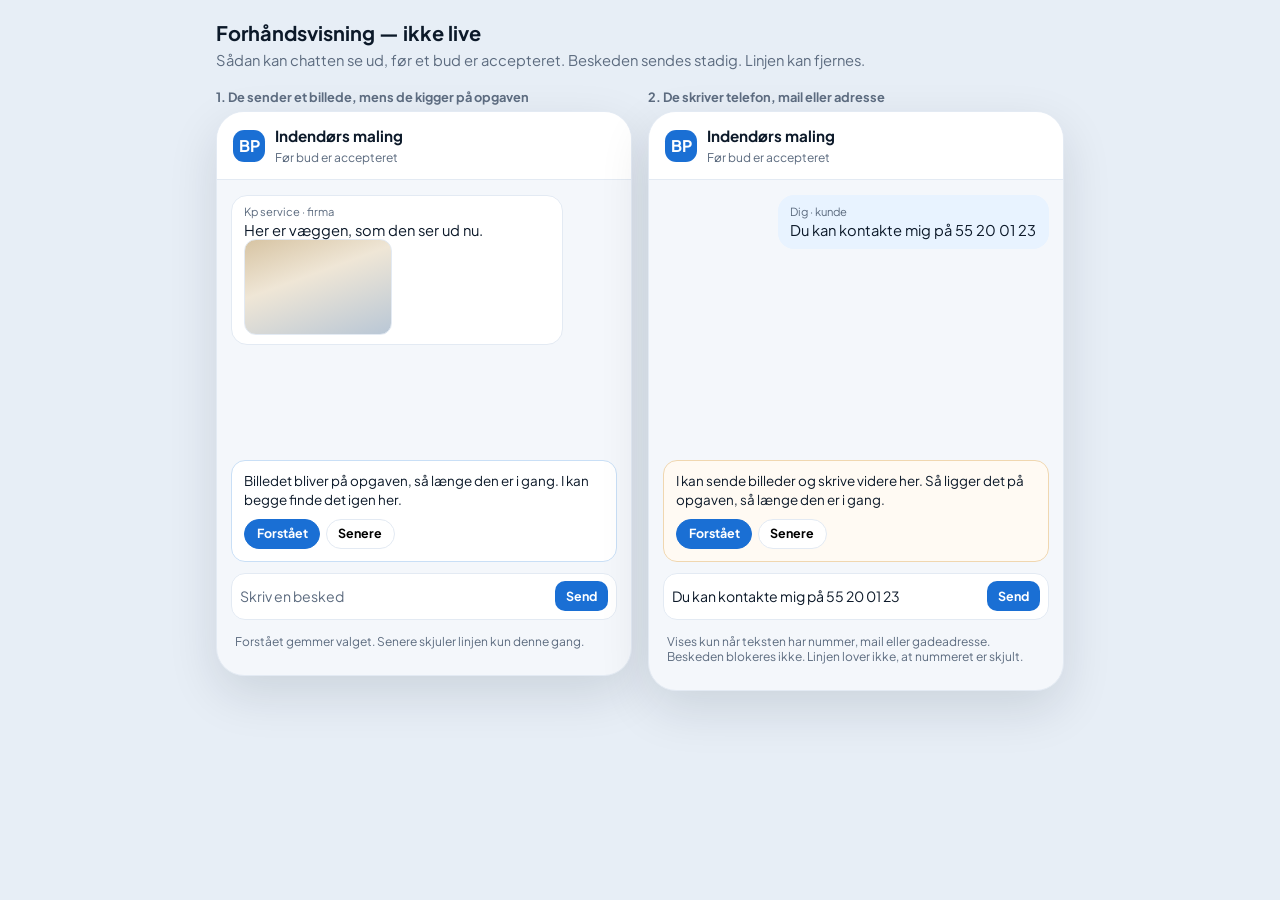
<file: index.html>
<!DOCTYPE html>
<html lang="da">
<head>
  <meta charset="utf-8" />
  <meta name="viewport" content="width=device-width, initial-scale=1" />
  <title>ByggePiloten — forhåndsvisning af chat</title>
  <link rel="preconnect" href="https://fonts.googleapis.com" />
  <link href="https://fonts.googleapis.com/css2?family=Plus+Jakarta+Sans:wght@400;600;700&display=swap" rel="stylesheet" />
  <style>
    :root {
      --bp-bg: #f4f7fb;
      --bp-ink: #0c1929;
      --bp-muted: #5c6b7f;
      --bp-border: #e3eaf3;
      --bp-sky: #e8f3ff;
      --bp-blue: #1a6fd4;
      --bp-blue-dark: #1256a8;
    }
    * { box-sizing: border-box; }
    body {
      margin: 0;
      font-family: "Plus Jakarta Sans", system-ui, sans-serif;
      background: #e7eef6;
      color: var(--bp-ink);
    }
    header.page {
      max-width: 880px;
      margin: 0 auto;
      padding: 1.25rem 1rem 0.25rem;
    }
    header.page h1 { font-size: 1.25rem; margin: 0 0 0.35rem; }
    header.page p { margin: 0; color: var(--bp-muted); font-size: 0.92rem; }
    .row {
      max-width: 880px;
      margin: 0 auto;
      padding: 1rem;
      display: grid;
      gap: 1rem;
    }
    @media (min-width: 800px) {
      .row { grid-template-columns: 1fr 1fr; align-items: start; }
    }
    .label { font-size: 0.8rem; font-weight: 700; color: var(--bp-muted); margin: 0 0 0.4rem; }
    .phone {
      background: var(--bp-bg);
      border: 1px solid var(--bp-border);
      border-radius: 28px;
      overflow: hidden;
      box-shadow: 0 18px 50px rgba(12, 25, 41, 0.12);
    }
    .top {
      display: flex;
      align-items: center;
      gap: 0.6rem;
      padding: 0.85rem 1rem;
      background: #fff;
      border-bottom: 1px solid var(--bp-border);
    }
    .mark {
      width: 2rem; height: 2rem; border-radius: 0.7rem;
      background: var(--bp-blue); color: #fff;
      display: grid; place-items: center; font-weight: 700;
    }
    .top strong { display: block; font-size: 0.95rem; }
    .top span { color: var(--bp-muted); font-size: 0.75rem; }
    .thread { padding: 0.9rem; display: flex; flex-direction: column; gap: 0.55rem; min-height: 280px; }
    .bubble {
      max-width: 86%;
      background: #fff;
      border: 1px solid var(--bp-border);
      border-radius: 16px;
      padding: 0.55rem 0.7rem;
      font-size: 0.92rem;
    }
    .bubble.me { align-self: flex-end; background: var(--bp-sky); border-color: transparent; }
    .who { font-size: 0.7rem; color: var(--bp-muted); margin-bottom: 0.15rem; }
    .photo {
      width: 148px; height: 96px; border-radius: 12px;
      background:
        linear-gradient(160deg, #d7c4a3 0%, #efe6d6 40%, #b9c7d6 100%);
      border: 1px solid var(--bp-border);
    }
    .hint {
      margin: 0 0.9rem 0.7rem;
      background: #fff;
      border: 1px solid #c9dff6;
      border-radius: 14px;
      padding: 0.7rem 0.75rem;
      font-size: 0.84rem;
      line-height: 1.4;
    }
    .hint.warn { border-color: #f0d7b0; background: #fffaf3; }
    .actions { display: flex; gap: 0.4rem; margin-top: 0.55rem; }
    button {
      border-radius: 999px;
      border: 1px solid var(--bp-border);
      background: #fff;
      font: inherit;
      font-size: 0.78rem;
      font-weight: 700;
      padding: 0.35rem 0.7rem;
    }
    button.primary { background: var(--bp-blue); color: #fff; border-color: var(--bp-blue); }
    .composer {
      display: flex; gap: 0.4rem; align-items: center;
      margin: 0 0.9rem 0.9rem;
      background: #fff;
      border: 1px solid var(--bp-border);
      border-radius: 14px;
      padding: 0.45rem;
    }
    .composer .field {
      flex: 1;
      font-size: 0.88rem;
      color: var(--bp-ink);
    }
    .composer .field em { color: var(--bp-muted); font-style: normal; }
    .send {
      background: var(--bp-blue);
      color: #fff;
      border: 0;
      border-radius: 10px;
      font-weight: 700;
      padding: 0.45rem 0.7rem;
    }
    .note { font-size: 0.75rem; color: var(--bp-muted); padding: 0 1.1rem 0.9rem; }
  </style>
</head>
<body>
  <header class="page">
    <h1>Forhåndsvisning — ikke live</h1>
    <p>Sådan kan chatten se ud, før et bud er accepteret. Beskeden sendes stadig. Linjen kan fjernes.</p>
  </header>
  <div class="row">
    <section>
      <p class="label">1. De sender et billede, mens de kigger på opgaven</p>
      <div class="phone">
        <div class="top">
          <div class="mark">BP</div>
          <div>
            <strong>Indendørs maling</strong>
            <span>Før bud er accepteret</span>
          </div>
        </div>
        <div class="thread">
          <div class="bubble">
            <div class="who">Kp service · firma</div>
            Her er væggen, som den ser ud nu.
            <div class="photo" role="img" aria-label="Eksempel på billede af en væg"></div>
          </div>
        </div>
        <div class="hint">
          Billedet bliver på opgaven, så længe den er i gang. I kan begge finde det igen her.
          <div class="actions">
            <button class="primary" type="button">Forstået</button>
            <button type="button">Senere</button>
          </div>
        </div>
        <div class="composer">
          <div class="field"><em>Skriv en besked</em></div>
          <button class="send" type="button">Send</button>
        </div>
        <p class="note">Forstået gemmer valget. Senere skjuler linjen kun denne gang.</p>
      </div>
    </section>
    <section>
      <p class="label">2. De skriver telefon, mail eller adresse</p>
      <div class="phone">
        <div class="top">
          <div class="mark">BP</div>
          <div>
            <strong>Indendørs maling</strong>
            <span>Før bud er accepteret</span>
          </div>
        </div>
        <div class="thread">
          <div class="bubble me">
            <div class="who">Dig · kunde</div>
            Du kan kontakte mig på 55 20 01 23
          </div>
        </div>
        <div class="hint warn">
          I kan sende billeder og skrive videre her. Så ligger det på opgaven, så længe den er i gang.
          <div class="actions">
            <button class="primary" type="button">Forstået</button>
            <button type="button">Senere</button>
          </div>
        </div>
        <div class="composer">
          <div class="field">Du kan kontakte mig på 55 20 01 23</div>
          <button class="send" type="button">Send</button>
        </div>
        <p class="note">Vises kun når teksten har nummer, mail eller gadeadresse. Beskeden blokeres ikke. Linjen lover ikke, at nummeret er skjult.</p>
      </div>
    </section>
  </div>
</body>
</html>
</file>
